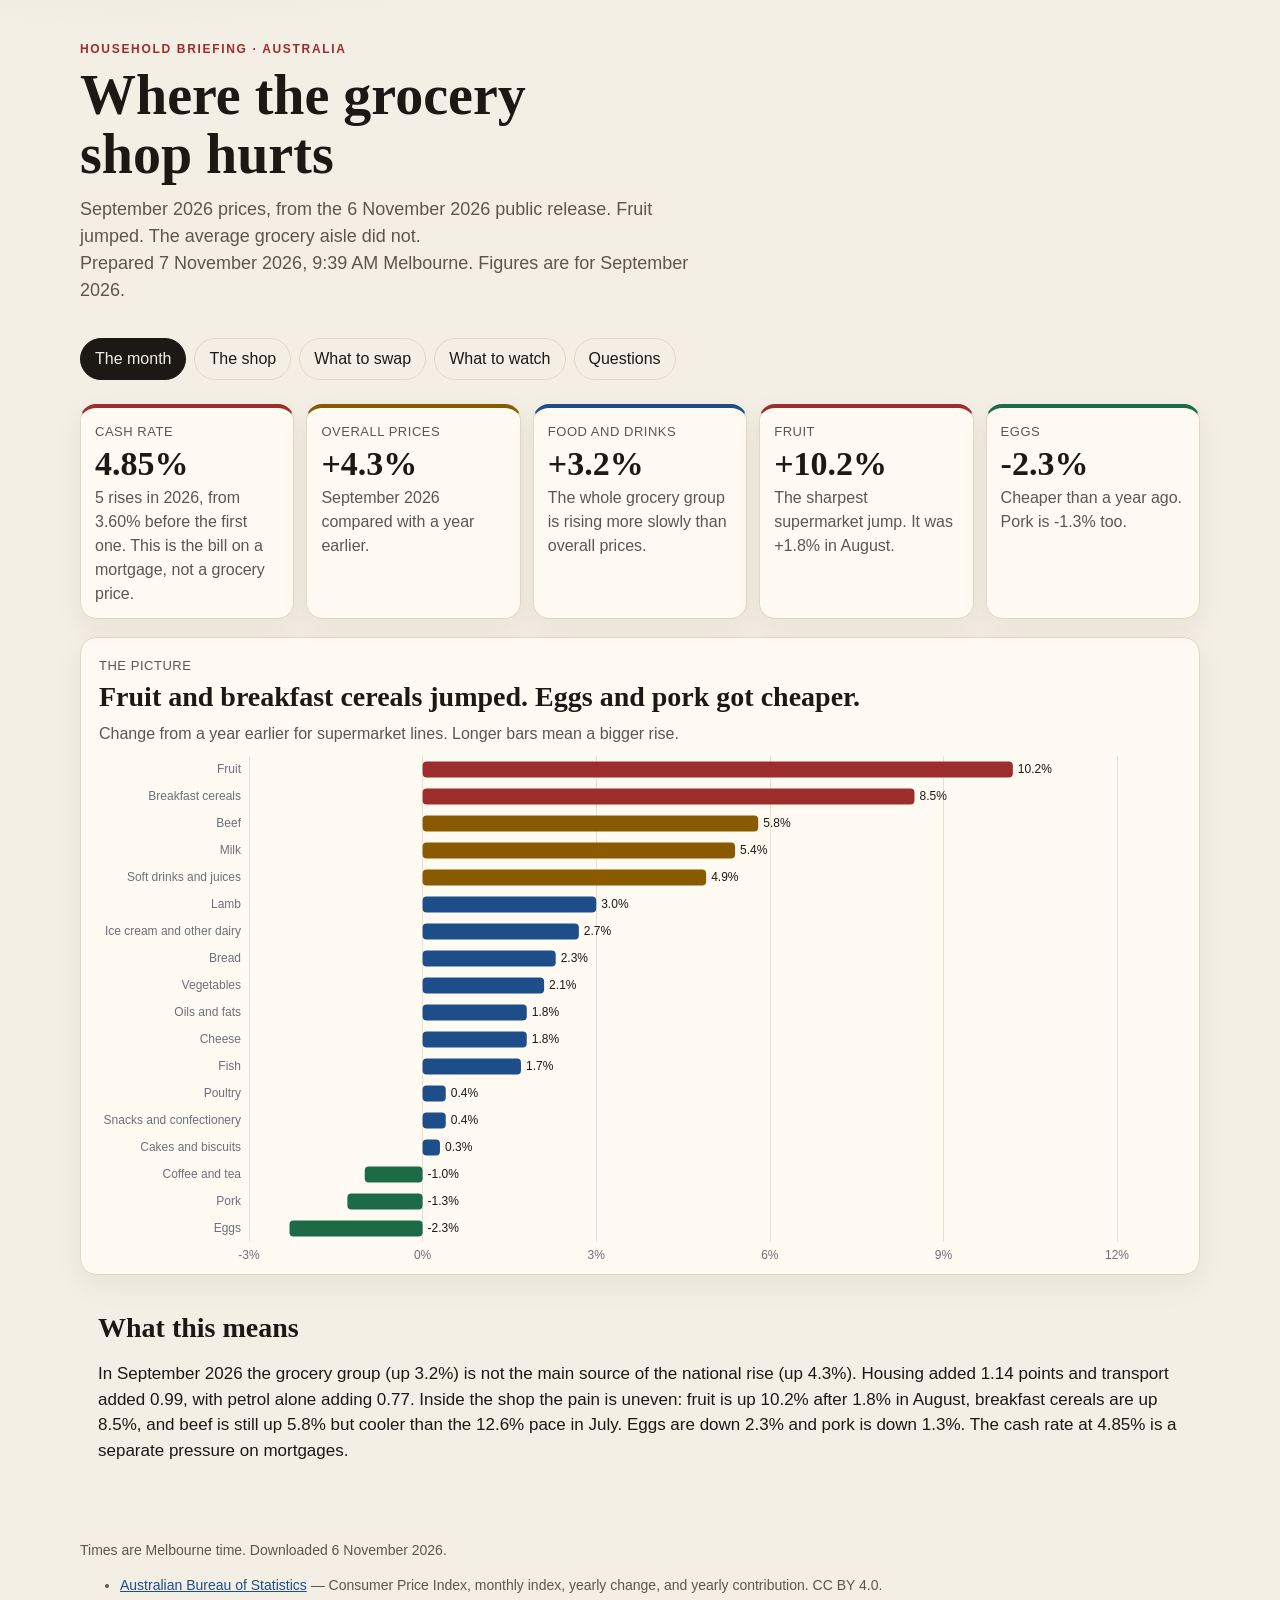
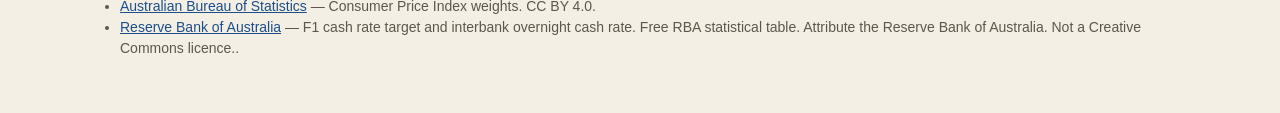
<file: site/index.html>
<!DOCTYPE html>
<html lang="en">
<head>
  <meta charset="utf-8">
  <meta name="viewport" content="width=device-width, initial-scale=1">
  <title>Grocery briefing — where the shop hurts</title>
  <link rel="stylesheet" href="styles.css">
</head>
<body>
  <header class="banner">
    <div class="wrap">
      <p class="eyebrow">Household briefing · Australia</p>
      <h1>Where the grocery shop hurts</h1>
      <p class="lede" id="lede"></p>
      <p class="lede" id="prepared"></p>
    </div>
  </header>
  <div class="wrap">
    <nav class="tabs" role="tablist" aria-label="Briefing sections">
      <button type="button" role="tab" aria-selected="true" data-panel="panel-briefing">The month</button>
      <button type="button" role="tab" aria-selected="false" data-panel="panel-shop">The shop</button>
      <button type="button" role="tab" aria-selected="false" data-panel="panel-swaps">What to swap</button>
      <button type="button" role="tab" aria-selected="false" data-panel="panel-watch">What to watch</button>
      <button type="button" role="tab" aria-selected="false" data-panel="panel-questions">Questions</button>
    </nav>
    <section class="panel active" id="panel-briefing" role="tabpanel">
      <div class="kpis" id="kpis"></div>
      <article class="box">
        <p class="section-kicker">The picture</p>
        <h2 id="hero-title"></h2>
        <p id="hero-note"></p>
        <div id="hero-chart" class="chart"></div>
      </article>
      <article class="means">
        <h2>What this means</h2>
        <p id="means"></p>
      </article>
    </section>
    <section class="panel" id="panel-shop" role="tabpanel">
      <article class="box">
        <p class="section-kicker">Over the past year</p>
        <h2 id="path-title"></h2>
        <p id="path-note"></p>
        <div id="path-chart" class="chart short"></div>
      </article>
    </section>
    <section class="panel" id="panel-swaps" role="tabpanel">
      <article class="box">
        <p class="section-kicker">Same aisle, slower rise</p>
        <h2>If one line is too dear, look at the lines beside it</h2>
        <p>These are published price changes, not a meal plan.</p>
      </article>
      <div class="swaps" id="swaps"></div>
    </section>
    <section class="panel" id="panel-watch" role="tabpanel">
      <article class="box">
        <p class="section-kicker">Beyond the aisle</p>
        <h2 id="context-title"></h2>
        <p id="context-note"></p>
        <div id="context-chart" class="chart short"></div>
        <ul class="checked" id="context-points"></ul>
      </article>
      <article class="box">
        <p class="section-kicker">Mortgage pressure</p>
        <h2 id="rate-title"></h2>
        <p id="rate-note"></p>
        <div id="rate-chart" class="chart rate"></div>
      </article>
    </section>
    <section class="panel qa" id="panel-questions" role="tabpanel">
      <h2>Questions people actually ask</h2>
      <p>Each answer uses only the published figures. Nothing here was filled in from memory.</p>
      <div id="questions"></div>
    </section>
    <footer class="sources">
      <p>Times are Melbourne time. Downloaded <span id="access"></span>.</p>
      <ul id="sources"></ul>
    </footer>
  </div>
  <script src="vendor/echarts.min.js"></script>
  <script>window.BRIEFING = {"period_label": "September 2026", "access_label": "6 November 2026", "access_date": "2026-11-06", "prepared_label": "7 November 2026, 9:39 AM Melbourne", "lede": "September 2026 prices, from the 6 November 2026 public release. Fruit jumped. The average grocery aisle did not.", "kpis": [{"label": "Cash rate", "value": "4.85%", "detail": "5 rises in 2026, from 3.60% before the first one. This is the bill on a mortgage, not a grocery price.", "tone": "bad"}, {"label": "Overall prices", "value": "+4.3%", "detail": "September 2026 compared with a year earlier.", "tone": "watch"}, {"label": "Food and drinks", "value": "+3.2%", "detail": "The whole grocery group is rising more slowly than overall prices.", "tone": "calm"}, {"label": "Fruit", "value": "+10.2%", "detail": "The sharpest supermarket jump. It was +1.8% in August.", "tone": "bad"}, {"label": "Eggs", "value": "-2.3%", "detail": "Cheaper than a year ago. Pork is -1.3% too.", "tone": "good"}], "hero": {"title": "Fruit and breakfast cereals jumped. Eggs and pork got cheaper.", "note": "Change from a year earlier for supermarket lines. Longer bars mean a bigger rise.", "rows": [{"name": "Fruit", "yoy": 10.2, "mom": 1.9}, {"name": "Breakfast cereals", "yoy": 8.5, "mom": 5.1}, {"name": "Beef", "yoy": 5.8, "mom": -1.8}, {"name": "Milk", "yoy": 5.4, "mom": -1.8}, {"name": "Soft drinks and juices", "yoy": 4.9, "mom": -0.8}, {"name": "Lamb", "yoy": 3.0, "mom": -1.0}, {"name": "Ice cream and other dairy", "yoy": 2.7, "mom": -1.2}, {"name": "Bread", "yoy": 2.3, "mom": -0.0}, {"name": "Vegetables", "yoy": 2.1, "mom": -0.5}, {"name": "Oils and fats", "yoy": 1.8, "mom": 0.3}, {"name": "Cheese", "yoy": 1.8, "mom": -0.5}, {"name": "Fish", "yoy": 1.7, "mom": 1.2}, {"name": "Poultry", "yoy": 0.4, "mom": -0.8}, {"name": "Snacks and confectionery", "yoy": 0.4, "mom": 0.9}, {"name": "Cakes and biscuits", "yoy": 0.3, "mom": -0.9}, {"name": "Coffee and tea", "yoy": -1.0, "mom": 1.1}, {"name": "Pork", "yoy": -1.3, "mom": -0.8}, {"name": "Eggs", "yoy": -2.3, "mom": 1.4}]}, "paths": {"title": "Beef is cooling. Fruit spiked in the latest month.", "note": "Each line is the change from the same month a year earlier.", "periods": ["2025-09", "2025-10", "2025-11", "2025-12", "2026-01", "2026-02", "2026-03", "2026-04", "2026-05", "2026-06", "2026-07", "2026-08", "2026-09"], "labels": ["Sep 25", "Oct 25", "Nov 25", "Dec 25", "Jan 26", "Feb 26", "Mar 26", "Apr 26", "May 26", "Jun 26", "Jul 26", "Aug 26", "Sep 26"], "series": [{"name": "Fruit", "values": [1.4, 2.3, 3.2, 4.2, 0.7, 3.7, 4.3, -2.0, 4.2, 6.9, 3.1, 1.8, 10.2]}, {"name": "Breakfast cereals", "values": [-1.1, 2.8, 4.0, 6.8, 2.4, 4.4, 5.1, 3.7, 3.5, 4.7, 3.4, 3.7, 8.5]}, {"name": "Beef", "values": [7.3, 10.5, 11.3, 10.8, 11.2, 13.5, 11.8, 11.9, 13.3, 11.9, 12.6, 9.4, 5.8]}, {"name": "Eggs", "values": [8.5, 6.2, 4.4, 3.1, 2.6, 3.3, 1.8, -3.6, -4.2, -5.4, -5.3, -4.7, -2.3]}, {"name": "Pork", "values": [3.3, 1.4, 1.3, 0.7, 0.5, 0.5, -0.1, 1.7, 1.3, 2.5, 1.3, -0.7, -1.3]}]}, "context": {"title": "Petrol and housing are doing more of the damage than the grocery aisle.", "note": "Bar length is the price change from a year earlier. The list under the chart is how many points that line added to the national rise. A big shelf jump can still add very little.", "rows": [{"name": "Overall prices", "yoy": 4.3, "points": 4.34}, {"name": "Food and drinks", "yoy": 3.2, "points": 0.56}, {"name": "Housing", "yoy": 5.2, "points": 1.14}, {"name": "Transport", "yoy": 8.7, "points": 0.99}, {"name": "Petrol", "yoy": 23.6, "points": 0.77}, {"name": "Electricity", "yoy": 12.8, "points": 0.3}, {"name": "Rents", "yoy": 3.6, "points": 0.23}]}, "cash_rate": {"title": "The cash rate is 4.85%, after 5 rises in 2026.", "note": "Daily target. Dots mark the 2026 rises.", "points": [{"date": "2025-01-02", "rate": 4.35}, {"date": "2025-01-03", "rate": 4.35}, {"date": "2025-01-06", "rate": 4.35}, {"date": "2025-01-07", "rate": 4.35}, {"date": "2025-01-08", "rate": 4.35}, {"date": "2025-01-09", "rate": 4.35}, {"date": "2025-01-10", "rate": 4.35}, {"date": "2025-01-13", "rate": 4.35}, {"date": "2025-01-14", "rate": 4.35}, {"date": "2025-01-15", "rate": 4.35}, {"date": "2025-01-16", "rate": 4.35}, {"date": "2025-01-17", "rate": 4.35}, {"date": "2025-01-20", "rate": 4.35}, {"date": "2025-01-21", "rate": 4.35}, {"date": "2025-01-22", "rate": 4.35}, {"date": "2025-01-23", "rate": 4.35}, {"date": "2025-01-24", "rate": 4.35}, {"date": "2025-01-28", "rate": 4.35}, {"date": "2025-01-29", "rate": 4.35}, {"date": "2025-01-30", "rate": 4.35}, {"date": "2025-01-31", "rate": 4.35}, {"date": "2025-02-03", "rate": 4.35}, {"date": "2025-02-04", "rate": 4.35}, {"date": "2025-02-05", "rate": 4.35}, {"date": "2025-02-06", "rate": 4.35}, {"date": "2025-02-07", "rate": 4.35}, {"date": "2025-02-10", "rate": 4.35}, {"date": "2025-02-11", "rate": 4.35}, {"date": "2025-02-12", "rate": 4.35}, {"date": "2025-02-13", "rate": 4.35}, {"date": "2025-02-14", "rate": 4.35}, {"date": "2025-02-17", "rate": 4.35}, {"date": "2025-02-18", "rate": 4.35}, {"date": "2025-02-19", "rate": 4.1}, {"date": "2025-02-20", "rate": 4.1}, {"date": "2025-02-21", "rate": 4.1}, {"date": "2025-02-24", "rate": 4.1}, {"date": "2025-02-25", "rate": 4.1}, {"date": "2025-02-26", "rate": 4.1}, {"date": "2025-02-27", "rate": 4.1}, {"date": "2025-02-28", "rate": 4.1}, {"date": "2025-03-03", "rate": 4.1}, {"date": "2025-03-04", "rate": 4.1}, {"date": "2025-03-05", "rate": 4.1}, {"date": "2025-03-06", "rate": 4.1}, {"date": "2025-03-07", "rate": 4.1}, {"date": "2025-03-10", "rate": 4.1}, {"date": "2025-03-11", "rate": 4.1}, {"date": "2025-03-12", "rate": 4.1}, {"date": "2025-03-13", "rate": 4.1}, {"date": "2025-03-14", "rate": 4.1}, {"date": "2025-03-17", "rate": 4.1}, {"date": "2025-03-18", "rate": 4.1}, {"date": "2025-03-19", "rate": 4.1}, {"date": "2025-03-20", "rate": 4.1}, {"date": "2025-03-21", "rate": 4.1}, {"date": "2025-03-24", "rate": 4.1}, {"date": "2025-03-25", "rate": 4.1}, {"date": "2025-03-26", "rate": 4.1}, {"date": "2025-03-27", "rate": 4.1}, {"date": "2025-03-28", "rate": 4.1}, {"date": "2025-03-31", "rate": 4.1}, {"date": "2025-04-01", "rate": 4.1}, {"date": "2025-04-02", "rate": 4.1}, {"date": "2025-04-03", "rate": 4.1}, {"date": "2025-04-04", "rate": 4.1}, {"date": "2025-04-07", "rate": 4.1}, {"date": "2025-04-08", "rate": 4.1}, {"date": "2025-04-09", "rate": 4.1}, {"date": "2025-04-10", "rate": 4.1}, {"date": "2025-04-11", "rate": 4.1}, {"date": "2025-04-14", "rate": 4.1}, {"date": "2025-04-15", "rate": 4.1}, {"date": "2025-04-16", "rate": 4.1}, {"date": "2025-04-17", "rate": 4.1}, {"date": "2025-04-22", "rate": 4.1}, {"date": "2025-04-23", "rate": 4.1}, {"date": "2025-04-24", "rate": 4.1}, {"date": "2025-04-28", "rate": 4.1}, {"date": "2025-04-29", "rate": 4.1}, {"date": "2025-04-30", "rate": 4.1}, {"date": "2025-05-01", "rate": 4.1}, {"date": "2025-05-02", "rate": 4.1}, {"date": "2025-05-05", "rate": 4.1}, {"date": "2025-05-06", "rate": 4.1}, {"date": "2025-05-07", "rate": 4.1}, {"date": "2025-05-08", "rate": 4.1}, {"date": "2025-05-09", "rate": 4.1}, {"date": "2025-05-12", "rate": 4.1}, {"date": "2025-05-13", "rate": 4.1}, {"date": "2025-05-14", "rate": 4.1}, {"date": "2025-05-15", "rate": 4.1}, {"date": "2025-05-16", "rate": 4.1}, {"date": "2025-05-19", "rate": 4.1}, {"date": "2025-05-20", "rate": 4.1}, {"date": "2025-05-21", "rate": 3.85}, {"date": "2025-05-22", "rate": 3.85}, {"date": "2025-05-23", "rate": 3.85}, {"date": "2025-05-26", "rate": 3.85}, {"date": "2025-05-27", "rate": 3.85}, {"date": "2025-05-28", "rate": 3.85}, {"date": "2025-05-29", "rate": 3.85}, {"date": "2025-05-30", "rate": 3.85}, {"date": "2025-06-02", "rate": 3.85}, {"date": "2025-06-03", "rate": 3.85}, {"date": "2025-06-04", "rate": 3.85}, {"date": "2025-06-05", "rate": 3.85}, {"date": "2025-06-06", "rate": 3.85}, {"date": "2025-06-10", "rate": 3.85}, {"date": "2025-06-11", "rate": 3.85}, {"date": "2025-06-12", "rate": 3.85}, {"date": "2025-06-13", "rate": 3.85}, {"date": "2025-06-16", "rate": 3.85}, {"date": "2025-06-17", "rate": 3.85}, {"date": "2025-06-18", "rate": 3.85}, {"date": "2025-06-19", "rate": 3.85}, {"date": "2025-06-20", "rate": 3.85}, {"date": "2025-06-23", "rate": 3.85}, {"date": "2025-06-24", "rate": 3.85}, {"date": "2025-06-25", "rate": 3.85}, {"date": "2025-06-26", "rate": 3.85}, {"date": "2025-06-27", "rate": 3.85}, {"date": "2025-06-30", "rate": 3.85}, {"date": "2025-07-01", "rate": 3.85}, {"date": "2025-07-02", "rate": 3.85}, {"date": "2025-07-03", "rate": 3.85}, {"date": "2025-07-04", "rate": 3.85}, {"date": "2025-07-07", "rate": 3.85}, {"date": "2025-07-08", "rate": 3.85}, {"date": "2025-07-09", "rate": 3.85}, {"date": "2025-07-10", "rate": 3.85}, {"date": "2025-07-11", "rate": 3.85}, {"date": "2025-07-14", "rate": 3.85}, {"date": "2025-07-15", "rate": 3.85}, {"date": "2025-07-16", "rate": 3.85}, {"date": "2025-07-17", "rate": 3.85}, {"date": "2025-07-18", "rate": 3.85}, {"date": "2025-07-21", "rate": 3.85}, {"date": "2025-07-22", "rate": 3.85}, {"date": "2025-07-23", "rate": 3.85}, {"date": "2025-07-24", "rate": 3.85}, {"date": "2025-07-25", "rate": 3.85}, {"date": "2025-07-28", "rate": 3.85}, {"date": "2025-07-29", "rate": 3.85}, {"date": "2025-07-30", "rate": 3.85}, {"date": "2025-07-31", "rate": 3.85}, {"date": "2025-08-01", "rate": 3.85}, {"date": "2025-08-04", "rate": 3.85}, {"date": "2025-08-05", "rate": 3.85}, {"date": "2025-08-06", "rate": 3.85}, {"date": "2025-08-07", "rate": 3.85}, {"date": "2025-08-08", "rate": 3.85}, {"date": "2025-08-11", "rate": 3.85}, {"date": "2025-08-12", "rate": 3.85}, {"date": "2025-08-13", "rate": 3.6}, {"date": "2025-08-14", "rate": 3.6}, {"date": "2025-08-15", "rate": 3.6}, {"date": "2025-08-18", "rate": 3.6}, {"date": "2025-08-19", "rate": 3.6}, {"date": "2025-08-20", "rate": 3.6}, {"date": "2025-08-21", "rate": 3.6}, {"date": "2025-08-22", "rate": 3.6}, {"date": "2025-08-25", "rate": 3.6}, {"date": "2025-08-26", "rate": 3.6}, {"date": "2025-08-27", "rate": 3.6}, {"date": "2025-08-28", "rate": 3.6}, {"date": "2025-08-29", "rate": 3.6}, {"date": "2025-09-01", "rate": 3.6}, {"date": "2025-09-02", "rate": 3.6}, {"date": "2025-09-03", "rate": 3.6}, {"date": "2025-09-04", "rate": 3.6}, {"date": "2025-09-05", "rate": 3.6}, {"date": "2025-09-08", "rate": 3.6}, {"date": "2025-09-09", "rate": 3.6}, {"date": "2025-09-10", "rate": 3.6}, {"date": "2025-09-11", "rate": 3.6}, {"date": "2025-09-12", "rate": 3.6}, {"date": "2025-09-15", "rate": 3.6}, {"date": "2025-09-16", "rate": 3.6}, {"date": "2025-09-17", "rate": 3.6}, {"date": "2025-09-18", "rate": 3.6}, {"date": "2025-09-19", "rate": 3.6}, {"date": "2025-09-22", "rate": 3.6}, {"date": "2025-09-23", "rate": 3.6}, {"date": "2025-09-24", "rate": 3.6}, {"date": "2025-09-25", "rate": 3.6}, {"date": "2025-09-26", "rate": 3.6}, {"date": "2025-09-29", "rate": 3.6}, {"date": "2025-09-30", "rate": 3.6}, {"date": "2025-10-01", "rate": 3.6}, {"date": "2025-10-02", "rate": 3.6}, {"date": "2025-10-03", "rate": 3.6}, {"date": "2025-10-06", "rate": 3.6}, {"date": "2025-10-07", "rate": 3.6}, {"date": "2025-10-08", "rate": 3.6}, {"date": "2025-10-09", "rate": 3.6}, {"date": "2025-10-10", "rate": 3.6}, {"date": "2025-10-13", "rate": 3.6}, {"date": "2025-10-14", "rate": 3.6}, {"date": "2025-10-15", "rate": 3.6}, {"date": "2025-10-16", "rate": 3.6}, {"date": "2025-10-17", "rate": 3.6}, {"date": "2025-10-20", "rate": 3.6}, {"date": "2025-10-21", "rate": 3.6}, {"date": "2025-10-22", "rate": 3.6}, {"date": "2025-10-23", "rate": 3.6}, {"date": "2025-10-24", "rate": 3.6}, {"date": "2025-10-27", "rate": 3.6}, {"date": "2025-10-28", "rate": 3.6}, {"date": "2025-10-29", "rate": 3.6}, {"date": "2025-10-30", "rate": 3.6}, {"date": "2025-10-31", "rate": 3.6}, {"date": "2025-11-03", "rate": 3.6}, {"date": "2025-11-04", "rate": 3.6}, {"date": "2025-11-05", "rate": 3.6}, {"date": "2025-11-06", "rate": 3.6}, {"date": "2025-11-07", "rate": 3.6}, {"date": "2025-11-10", "rate": 3.6}, {"date": "2025-11-11", "rate": 3.6}, {"date": "2025-11-12", "rate": 3.6}, {"date": "2025-11-13", "rate": 3.6}, {"date": "2025-11-14", "rate": 3.6}, {"date": "2025-11-17", "rate": 3.6}, {"date": "2025-11-18", "rate": 3.6}, {"date": "2025-11-19", "rate": 3.6}, {"date": "2025-11-20", "rate": 3.6}, {"date": "2025-11-21", "rate": 3.6}, {"date": "2025-11-24", "rate": 3.6}, {"date": "2025-11-25", "rate": 3.6}, {"date": "2025-11-26", "rate": 3.6}, {"date": "2025-11-27", "rate": 3.6}, {"date": "2025-11-28", "rate": 3.6}, {"date": "2025-12-01", "rate": 3.6}, {"date": "2025-12-02", "rate": 3.6}, {"date": "2025-12-03", "rate": 3.6}, {"date": "2025-12-04", "rate": 3.6}, {"date": "2025-12-05", "rate": 3.6}, {"date": "2025-12-08", "rate": 3.6}, {"date": "2025-12-09", "rate": 3.6}, {"date": "2025-12-10", "rate": 3.6}, {"date": "2025-12-11", "rate": 3.6}, {"date": "2025-12-12", "rate": 3.6}, {"date": "2025-12-15", "rate": 3.6}, {"date": "2025-12-16", "rate": 3.6}, {"date": "2025-12-17", "rate": 3.6}, {"date": "2025-12-18", "rate": 3.6}, {"date": "2025-12-19", "rate": 3.6}, {"date": "2025-12-22", "rate": 3.6}, {"date": "2025-12-23", "rate": 3.6}, {"date": "2025-12-24", "rate": 3.6}, {"date": "2025-12-29", "rate": 3.6}, {"date": "2025-12-30", "rate": 3.6}, {"date": "2025-12-31", "rate": 3.6}, {"date": "2026-01-02", "rate": 3.6}, {"date": "2026-01-05", "rate": 3.6}, {"date": "2026-01-06", "rate": 3.6}, {"date": "2026-01-07", "rate": 3.6}, {"date": "2026-01-08", "rate": 3.6}, {"date": "2026-01-09", "rate": 3.6}, {"date": "2026-01-12", "rate": 3.6}, {"date": "2026-01-13", "rate": 3.6}, {"date": "2026-01-14", "rate": 3.6}, {"date": "2026-01-15", "rate": 3.6}, {"date": "2026-01-16", "rate": 3.6}, {"date": "2026-01-19", "rate": 3.6}, {"date": "2026-01-20", "rate": 3.6}, {"date": "2026-01-21", "rate": 3.6}, {"date": "2026-01-22", "rate": 3.6}, {"date": "2026-01-23", "rate": 3.6}, {"date": "2026-01-27", "rate": 3.6}, {"date": "2026-01-28", "rate": 3.6}, {"date": "2026-01-29", "rate": 3.6}, {"date": "2026-01-30", "rate": 3.6}, {"date": "2026-02-02", "rate": 3.6}, {"date": "2026-02-03", "rate": 3.6}, {"date": "2026-02-04", "rate": 3.85}, {"date": "2026-02-05", "rate": 3.85}, {"date": "2026-02-06", "rate": 3.85}, {"date": "2026-02-09", "rate": 3.85}, {"date": "2026-02-10", "rate": 3.85}, {"date": "2026-02-11", "rate": 3.85}, {"date": "2026-02-12", "rate": 3.85}, {"date": "2026-02-13", "rate": 3.85}, {"date": "2026-02-16", "rate": 3.85}, {"date": "2026-02-17", "rate": 3.85}, {"date": "2026-02-18", "rate": 3.85}, {"date": "2026-02-19", "rate": 3.85}, {"date": "2026-02-20", "rate": 3.85}, {"date": "2026-02-23", "rate": 3.85}, {"date": "2026-02-24", "rate": 3.85}, {"date": "2026-02-25", "rate": 3.85}, {"date": "2026-02-26", "rate": 3.85}, {"date": "2026-02-27", "rate": 3.85}, {"date": "2026-03-02", "rate": 3.85}, {"date": "2026-03-03", "rate": 3.85}, {"date": "2026-03-04", "rate": 3.85}, {"date": "2026-03-05", "rate": 3.85}, {"date": "2026-03-06", "rate": 3.85}, {"date": "2026-03-09", "rate": 3.85}, {"date": "2026-03-10", "rate": 3.85}, {"date": "2026-03-11", "rate": 3.85}, {"date": "2026-03-12", "rate": 3.85}, {"date": "2026-03-13", "rate": 3.85}, {"date": "2026-03-16", "rate": 3.85}, {"date": "2026-03-17", "rate": 3.85}, {"date": "2026-03-18", "rate": 4.1}, {"date": "2026-03-19", "rate": 4.1}, {"date": "2026-03-20", "rate": 4.1}, {"date": "2026-03-23", "rate": 4.1}, {"date": "2026-03-24", "rate": 4.1}, {"date": "2026-03-25", "rate": 4.1}, {"date": "2026-03-26", "rate": 4.1}, {"date": "2026-03-27", "rate": 4.1}, {"date": "2026-03-30", "rate": 4.1}, {"date": "2026-03-31", "rate": 4.1}, {"date": "2026-04-01", "rate": 4.1}, {"date": "2026-04-02", "rate": 4.1}, {"date": "2026-04-07", "rate": 4.1}, {"date": "2026-04-08", "rate": 4.1}, {"date": "2026-04-09", "rate": 4.1}, {"date": "2026-04-10", "rate": 4.1}, {"date": "2026-04-13", "rate": 4.1}, {"date": "2026-04-14", "rate": 4.1}, {"date": "2026-04-15", "rate": 4.1}, {"date": "2026-04-16", "rate": 4.1}, {"date": "2026-04-17", "rate": 4.1}, {"date": "2026-04-20", "rate": 4.1}, {"date": "2026-04-21", "rate": 4.1}, {"date": "2026-04-22", "rate": 4.1}, {"date": "2026-04-23", "rate": 4.1}, {"date": "2026-04-24", "rate": 4.1}, {"date": "2026-04-27", "rate": 4.1}, {"date": "2026-04-28", "rate": 4.1}, {"date": "2026-04-29", "rate": 4.1}, {"date": "2026-04-30", "rate": 4.1}, {"date": "2026-05-01", "rate": 4.1}, {"date": "2026-05-04", "rate": 4.1}, {"date": "2026-05-05", "rate": 4.1}, {"date": "2026-05-06", "rate": 4.35}, {"date": "2026-05-07", "rate": 4.35}, {"date": "2026-05-08", "rate": 4.35}, {"date": "2026-05-11", "rate": 4.35}, {"date": "2026-05-12", "rate": 4.35}, {"date": "2026-05-13", "rate": 4.35}, {"date": "2026-05-14", "rate": 4.35}, {"date": "2026-05-15", "rate": 4.35}, {"date": "2026-05-18", "rate": 4.35}, {"date": "2026-05-19", "rate": 4.35}, {"date": "2026-05-20", "rate": 4.35}, {"date": "2026-05-21", "rate": 4.35}, {"date": "2026-05-22", "rate": 4.35}, {"date": "2026-05-25", "rate": 4.35}, {"date": "2026-05-26", "rate": 4.35}, {"date": "2026-05-27", "rate": 4.35}, {"date": "2026-05-28", "rate": 4.35}, {"date": "2026-05-29", "rate": 4.35}, {"date": "2026-06-01", "rate": 4.35}, {"date": "2026-06-02", "rate": 4.35}, {"date": "2026-06-03", "rate": 4.35}, {"date": "2026-06-04", "rate": 4.35}, {"date": "2026-06-05", "rate": 4.35}, {"date": "2026-06-09", "rate": 4.35}, {"date": "2026-06-10", "rate": 4.35}, {"date": "2026-06-11", "rate": 4.35}, {"date": "2026-06-12", "rate": 4.35}, {"date": "2026-06-15", "rate": 4.35}, {"date": "2026-06-16", "rate": 4.35}, {"date": "2026-06-17", "rate": 4.35}, {"date": "2026-06-18", "rate": 4.35}, {"date": "2026-06-19", "rate": 4.35}, {"date": "2026-06-22", "rate": 4.35}, {"date": "2026-06-23", "rate": 4.35}, {"date": "2026-06-24", "rate": 4.35}, {"date": "2026-06-25", "rate": 4.35}, {"date": "2026-06-26", "rate": 4.35}, {"date": "2026-06-29", "rate": 4.35}, {"date": "2026-06-30", "rate": 4.35}, {"date": "2026-07-01", "rate": 4.35}, {"date": "2026-07-02", "rate": 4.35}, {"date": "2026-07-03", "rate": 4.35}, {"date": "2026-07-06", "rate": 4.35}, {"date": "2026-07-07", "rate": 4.35}, {"date": "2026-07-08", "rate": 4.35}, {"date": "2026-07-09", "rate": 4.35}, {"date": "2026-07-10", "rate": 4.35}, {"date": "2026-07-13", "rate": 4.35}, {"date": "2026-07-14", "rate": 4.35}, {"date": "2026-07-15", "rate": 4.35}, {"date": "2026-07-16", "rate": 4.35}, {"date": "2026-07-17", "rate": 4.35}, {"date": "2026-07-20", "rate": 4.35}, {"date": "2026-07-21", "rate": 4.35}, {"date": "2026-07-22", "rate": 4.35}, {"date": "2026-07-23", "rate": 4.35}, {"date": "2026-07-24", "rate": 4.35}, {"date": "2026-07-27", "rate": 4.35}, {"date": "2026-07-28", "rate": 4.35}, {"date": "2026-07-29", "rate": 4.35}, {"date": "2026-07-30", "rate": 4.35}, {"date": "2026-07-31", "rate": 4.35}, {"date": "2026-08-03", "rate": 4.35}, {"date": "2026-08-04", "rate": 4.35}, {"date": "2026-08-05", "rate": 4.35}, {"date": "2026-08-06", "rate": 4.35}, {"date": "2026-08-07", "rate": 4.35}, {"date": "2026-08-10", "rate": 4.35}, {"date": "2026-08-11", "rate": 4.35}, {"date": "2026-08-12", "rate": 4.35}, {"date": "2026-08-13", "rate": 4.35}, {"date": "2026-08-14", "rate": 4.35}, {"date": "2026-08-17", "rate": 4.35}, {"date": "2026-08-18", "rate": 4.35}, {"date": "2026-08-19", "rate": 4.35}, {"date": "2026-08-20", "rate": 4.35}, {"date": "2026-08-21", "rate": 4.35}, {"date": "2026-08-24", "rate": 4.35}, {"date": "2026-08-25", "rate": 4.35}, {"date": "2026-08-26", "rate": 4.35}, {"date": "2026-08-27", "rate": 4.35}, {"date": "2026-08-28", "rate": 4.35}, {"date": "2026-08-31", "rate": 4.35}, {"date": "2026-09-01", "rate": 4.35}, {"date": "2026-09-02", "rate": 4.35}, {"date": "2026-09-03", "rate": 4.35}, {"date": "2026-09-04", "rate": 4.35}, {"date": "2026-09-07", "rate": 4.35}, {"date": "2026-09-08", "rate": 4.35}, {"date": "2026-09-09", "rate": 4.35}, {"date": "2026-09-10", "rate": 4.35}, {"date": "2026-09-11", "rate": 4.35}, {"date": "2026-09-14", "rate": 4.35}, {"date": "2026-09-15", "rate": 4.35}, {"date": "2026-09-16", "rate": 4.35}, {"date": "2026-09-17", "rate": 4.35}, {"date": "2026-09-18", "rate": 4.35}, {"date": "2026-09-21", "rate": 4.35}, {"date": "2026-09-22", "rate": 4.35}, {"date": "2026-09-23", "rate": 4.35}, {"date": "2026-09-24", "rate": 4.35}, {"date": "2026-09-25", "rate": 4.35}, {"date": "2026-09-28", "rate": 4.35}, {"date": "2026-09-29", "rate": 4.35}, {"date": "2026-09-30", "rate": 4.6}, {"date": "2026-10-01", "rate": 4.6}, {"date": "2026-10-02", "rate": 4.6}, {"date": "2026-10-05", "rate": 4.6}, {"date": "2026-10-06", "rate": 4.6}, {"date": "2026-10-07", "rate": 4.6}, {"date": "2026-10-08", "rate": 4.6}, {"date": "2026-10-09", "rate": 4.6}, {"date": "2026-10-12", "rate": 4.6}, {"date": "2026-10-13", "rate": 4.6}, {"date": "2026-10-14", "rate": 4.6}, {"date": "2026-10-15", "rate": 4.6}, {"date": "2026-10-16", "rate": 4.6}, {"date": "2026-10-19", "rate": 4.6}, {"date": "2026-10-20", "rate": 4.6}, {"date": "2026-10-21", "rate": 4.6}, {"date": "2026-10-22", "rate": 4.6}, {"date": "2026-10-23", "rate": 4.6}, {"date": "2026-10-26", "rate": 4.6}, {"date": "2026-10-27", "rate": 4.6}, {"date": "2026-10-28", "rate": 4.6}, {"date": "2026-10-29", "rate": 4.6}, {"date": "2026-10-30", "rate": 4.6}, {"date": "2026-11-02", "rate": 4.6}, {"date": "2026-11-03", "rate": 4.6}, {"date": "2026-11-04", "rate": 4.85}, {"date": "2026-11-05", "rate": 4.85}], "hikes": [{"date": "2026-02-04", "rate": 3.85}, {"date": "2026-03-18", "rate": 4.1}, {"date": "2026-05-06", "rate": 4.35}, {"date": "2026-09-30", "rate": 4.6}, {"date": "2026-11-04", "rate": 4.85}]}, "swaps": [{"item": "Beef", "change": "up 5.8%", "alternatives": [{"name": "Pork", "change": "down 1.3%"}, {"name": "Poultry", "change": "up 0.4%"}, {"name": "Fish", "change": "up 1.7%"}]}, {"item": "Milk", "change": "up 5.4%", "alternatives": [{"name": "Cheese", "change": "up 1.8%"}, {"name": "Ice cream and other dairy", "change": "up 2.7%"}]}, {"item": "Fruit", "change": "up 10.2%", "alternatives": [{"name": "Vegetables", "change": "up 2.1%"}]}, {"item": "Breakfast cereals", "change": "up 8.5%", "alternatives": [{"name": "Cakes and biscuits", "change": "up 0.3%"}, {"name": "Bread", "change": "up 2.3%"}]}], "means": "In September 2026 the grocery group (up 3.2%) is not the main source of the national rise (up 4.3%). Housing added 1.14 points and transport added 0.99, with petrol alone adding 0.77. Inside the shop the pain is uneven: fruit is up 10.2% after 1.8% in August, breakfast cereals are up 8.5%, and beef is still up 5.8% but cooler than the 12.6% pace in July. Eggs are down 2.3% and pork is down 1.3%. The cash rate at 4.85% is a separate pressure on mortgages.", "qa": [{"question": "Which food categories hurt most?", "answer": "In September 2026, the sharpest rises on the supermarket shelf were Fruit (up 10.2%), Breakfast cereals (up 8.5%), Beef (up 5.8%), Milk (up 5.4%), and Soft drinks and juices (up 4.9%). Food and drinks as a whole were up 3.2%, slower than overall prices, which were up 4.3%. The lines that eased were Eggs (down 2.3%), Pork (down 1.3%), and Coffee and tea (down 1.0%).", "checked": ["Fruit up 10.2%", "Breakfast cereals up 8.5%", "Beef up 5.8%", "Milk up 5.4%", "Soft drinks and juices up 4.9%", "Eggs down 2.3%", "Pork down 1.3%", "Coffee and tea down 1.0%"]}, {"question": "What should households substitute for beef?", "answer": "Beef was up 5.8% in September 2026. In the same part of the shop, slower price rises were Pork (down 1.3%), Poultry (up 0.4%), Fish (up 1.7%), and Lamb (up 3.0%). Relative published price changes only. Not diet advice.", "checked": ["Beef up 5.8%", "Pork down 1.3%", "Poultry up 0.4%", "Fish up 1.7%", "Lamb up 3.0%"]}, {"question": "What should policymakers watch next?", "answer": "In September 2026, overall prices were up 4.3%. Food and drinks were up 3.2% and added 0.56 points to the national yearly rise. Housing was up 5.2% and added 1.14 points. Transport was up 8.7% and added 0.99 points, with petrol up 23.6% and adding 0.77 points. Electricity was up 12.8% and rents were up 3.6%. The cash rate target is 4.85% after 5 rises in 2026, from 3.60% before the first rise. Mortgage repayments are not part of the grocery price index. The briefing notes point to the same watch list: petrol, power bills, housing, and the cash rate, ahead of the average supermarket aisle.", "checked": ["Overall prices up 4.3%", "Food and drinks up 3.2%", "Housing up 5.2%", "Transport up 8.7%", "Petrol up 23.6%", "Cash rate 4.85%", "What policymakers should watch next", "Cash rate path and mortgage pressure", "Meals out versus cooking at home"]}, {"question": "What if a household shifts spend from beef and fruit toward eggs and pork?", "answer": "Using the late 2024 basket weights, a supermarket basket weighted like the national shopping basket was up 3.0% in September 2026. Moving half of the beef weight and half of the fruit weight onto eggs and pork, split evenly, leaves that basket up 2.2%. That trims the basket's yearly rise by 0.8 percentage points. Beef was up 5.8%, fruit up 10.2%, eggs down 2.3%, and pork down 1.3%.", "checked": ["Baseline basket up 3.0%", "Shifted basket up 2.2%", "Difference -0.8 percentage points"]}, {"question": "How do groceries compare with transport and housing?", "answer": "In September 2026, overall prices were up 4.3%. Food and drinks were up 3.2% and added 0.56 points to the national yearly rise. Housing was up 5.2% and added 1.14 points. Transport was up 8.7% and added 0.99 points, with petrol up 23.6% and adding 0.77 points. Electricity was up 12.8% and rents were up 3.6%. The cash rate target is 4.85% after 5 rises in 2026, from 3.60% before the first rise. Mortgage repayments are not part of the grocery price index.", "checked": ["Overall prices up 4.3%", "Food and drinks up 3.2%", "Housing up 5.2%", "Transport up 8.7%", "Petrol up 23.6%", "Cash rate 4.85%"]}], "sources": [{"publisher": "Australian Bureau of Statistics", "name": "Consumer Price Index, monthly index, yearly change, and yearly contribution", "licence": "CC BY 4.0", "url": "https://data.api.abs.gov.au/rest/data/ABS,CPI,2.0.0/"}, {"publisher": "Australian Bureau of Statistics", "name": "Consumer Price Index weights", "licence": "CC BY 4.0", "url": "https://data.api.abs.gov.au/rest/data/ABS,CPI_WEIGHTS,1.0.0/"}, {"publisher": "Reserve Bank of Australia", "name": "F1 cash rate target and interbank overnight cash rate", "licence": "Free RBA statistical table. Attribute the Reserve Bank of Australia. Not a Creative Commons licence.", "url": "https://www.rba.gov.au/statistics/tables/csv/f1-data.csv"}]};</script>
  <script src="app.js"></script>
  <script>
    document.getElementById("access").textContent = window.BRIEFING.access_label;
  </script>
</body>
</html>
</file>
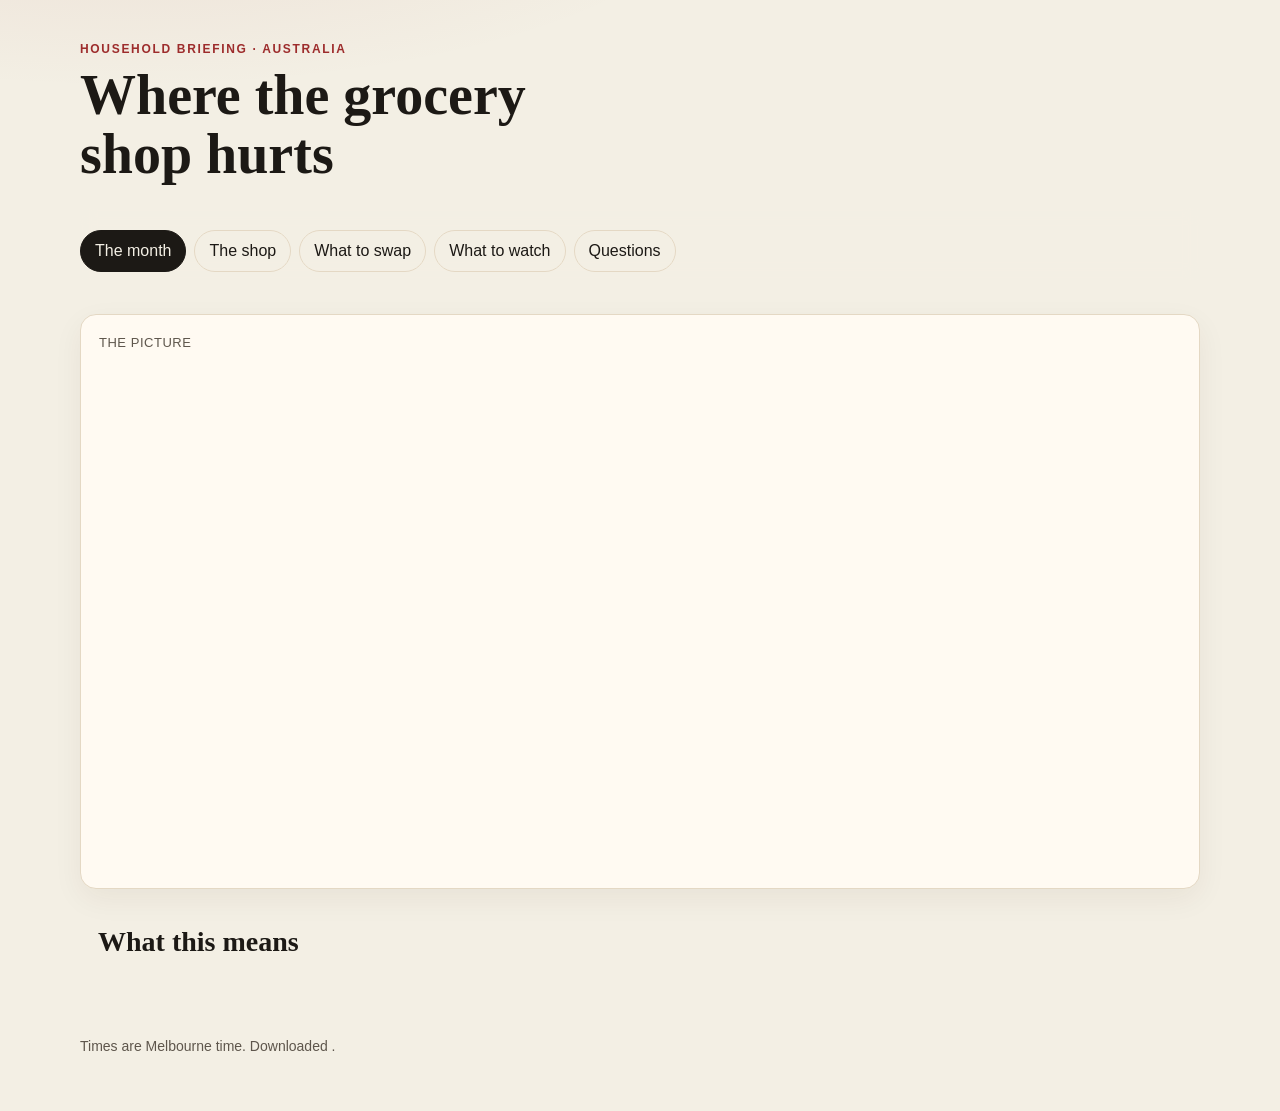
<file: site/index.template.html>
<!DOCTYPE html>
<html lang="en">
<head>
  <meta charset="utf-8">
  <meta name="viewport" content="width=device-width, initial-scale=1">
  <title>Grocery briefing — where the shop hurts</title>
  <link rel="stylesheet" href="styles.css">
</head>
<body>
  <header class="banner">
    <div class="wrap">
      <p class="eyebrow">Household briefing · Australia</p>
      <h1>Where the grocery shop hurts</h1>
      <p class="lede" id="lede"></p>
      <p class="lede" id="prepared"></p>
    </div>
  </header>
  <div class="wrap">
    <nav class="tabs" role="tablist" aria-label="Briefing sections">
      <button type="button" role="tab" aria-selected="true" data-panel="panel-briefing">The month</button>
      <button type="button" role="tab" aria-selected="false" data-panel="panel-shop">The shop</button>
      <button type="button" role="tab" aria-selected="false" data-panel="panel-swaps">What to swap</button>
      <button type="button" role="tab" aria-selected="false" data-panel="panel-watch">What to watch</button>
      <button type="button" role="tab" aria-selected="false" data-panel="panel-questions">Questions</button>
    </nav>
    <section class="panel active" id="panel-briefing" role="tabpanel">
      <div class="kpis" id="kpis"></div>
      <article class="box">
        <p class="section-kicker">The picture</p>
        <h2 id="hero-title"></h2>
        <p id="hero-note"></p>
        <div id="hero-chart" class="chart"></div>
      </article>
      <article class="means">
        <h2>What this means</h2>
        <p id="means"></p>
      </article>
    </section>
    <section class="panel" id="panel-shop" role="tabpanel">
      <article class="box">
        <p class="section-kicker">Over the past year</p>
        <h2 id="path-title"></h2>
        <p id="path-note"></p>
        <div id="path-chart" class="chart short"></div>
      </article>
    </section>
    <section class="panel" id="panel-swaps" role="tabpanel">
      <article class="box">
        <p class="section-kicker">Same aisle, slower rise</p>
        <h2>If one line is too dear, look at the lines beside it</h2>
        <p>These are published price changes, not a meal plan.</p>
      </article>
      <div class="swaps" id="swaps"></div>
    </section>
    <section class="panel" id="panel-watch" role="tabpanel">
      <article class="box">
        <p class="section-kicker">Beyond the aisle</p>
        <h2 id="context-title"></h2>
        <p id="context-note"></p>
        <div id="context-chart" class="chart short"></div>
        <ul class="checked" id="context-points"></ul>
      </article>
      <article class="box">
        <p class="section-kicker">Mortgage pressure</p>
        <h2 id="rate-title"></h2>
        <p id="rate-note"></p>
        <div id="rate-chart" class="chart rate"></div>
      </article>
    </section>
    <section class="panel qa" id="panel-questions" role="tabpanel">
      <h2>Questions people actually ask</h2>
      <p>Each answer uses only the published figures. Nothing here was filled in from memory.</p>
      <div id="questions"></div>
    </section>
    <footer class="sources">
      <p>Times are Melbourne time. Downloaded <span id="access"></span>.</p>
      <ul id="sources"></ul>
    </footer>
  </div>
  <script src="vendor/echarts.min.js"></script>
  <script>window.BRIEFING = __BRIEFING_JSON__;</script>
  <script src="app.js"></script>
  <script>
    document.getElementById("access").textContent = window.BRIEFING.access_label;
  </script>
</body>
</html>
</file>
<file: site/styles.css>
:root {
  --paper: #f3efe4;
  --ink: #1c1915;
  --muted: #5e564c;
  --card: #fffaf2;
  --line: #e4d8c4;
  --bad: #9d2c2c;
  --watch: #8a5a00;
  --calm: #1d4e89;
  --good: #1d6b45;
  --shadow: 0 10px 30px rgba(60, 40, 10, 0.06);
  --serif: "Iowan Old Style", Palatino, "Palatino Linotype", Georgia, serif;
  --sans: "Avenir Next", "Segoe UI", Helvetica, Arial, sans-serif;
}

* { box-sizing: border-box; }

body {
  margin: 0;
  background:
    radial-gradient(1200px 400px at 10% -10%, rgba(157, 44, 44, 0.08), transparent 50%),
    var(--paper);
  color: var(--ink);
  font-family: var(--sans);
  line-height: 1.5;
}

.wrap { width: min(1120px, calc(100% - 32px)); margin: 0 auto; }

.banner { padding: 40px 0 12px; }

.eyebrow {
  margin: 0 0 8px;
  letter-spacing: 0.14em;
  text-transform: uppercase;
  font-size: 12px;
  color: var(--bad);
  font-weight: 700;
}

h1 {
  font-family: var(--serif);
  font-weight: 600;
  font-size: clamp(34px, 5vw, 56px);
  line-height: 1.05;
  margin: 0 0 12px;
  max-width: 16ch;
}

.lede { max-width: 62ch; color: var(--muted); font-size: 18px; margin: 0; }

.tabs {
  display: flex;
  gap: 8px;
  flex-wrap: wrap;
  padding: 22px 0 8px;
  position: sticky;
  top: 0;
  background: rgba(243, 239, 228, 0.92);
  backdrop-filter: blur(8px);
  z-index: 2;
}

.tabs button {
  border: 1px solid var(--line);
  background: transparent;
  color: var(--ink);
  border-radius: 999px;
  padding: 8px 14px;
  font: inherit;
  cursor: pointer;
}

.tabs button[aria-selected="true"] {
  background: var(--ink);
  color: var(--paper);
  border-color: var(--ink);
}

.panel { display: none; padding: 8px 0 28px; }
.panel.active { display: block; }

.kpis {
  display: grid;
  grid-template-columns: repeat(5, 1fr);
  gap: 12px;
  margin: 8px 0 18px;
}

.card, .box, .swap, .qa {
  background: var(--card);
  border: 1px solid var(--line);
  border-radius: 16px;
  box-shadow: var(--shadow);
}

.card { padding: 14px 14px 12px; border-top: 4px solid var(--calm); }
.card.bad { border-top-color: var(--bad); }
.card.watch { border-top-color: var(--watch); }
.card.good { border-top-color: var(--good); }
.card.calm { border-top-color: var(--calm); }

.card span, .section-kicker {
  display: block;
  color: var(--muted);
  font-size: 13px;
  letter-spacing: 0.04em;
  text-transform: uppercase;
}

.card strong {
  display: block;
  font-family: var(--serif);
  font-size: 34px;
  line-height: 1.1;
  margin: 4px 0;
}

.card p, .box p, .swap p, .qa p { margin: 0; color: var(--muted); }

.box { padding: 18px 18px 8px; margin-bottom: 14px; }
.box h2, .means h2, .qa h2 {
  font-family: var(--serif);
  font-size: 28px;
  line-height: 1.2;
  margin: 4px 0 8px;
}

.chart { width: 100%; height: 520px; }
.chart.short { height: 360px; }
.chart.rate { height: 320px; }

.means, .sources { margin-top: 8px; }
.means { padding: 18px; }
.means p { color: var(--ink); font-size: 17px; }

.swaps { display: grid; grid-template-columns: 1fr 1fr; gap: 12px; }
.swap { padding: 16px; }
.swap h3 { margin: 0 0 6px; font-family: var(--serif); font-size: 26px; }
.swap li { margin: 4px 0; }

.qa details {
  background: var(--card);
  border: 1px solid var(--line);
  border-radius: 16px;
  padding: 12px 16px;
  margin-bottom: 10px;
}
.qa summary { cursor: pointer; font-weight: 700; }
.qa p { margin-top: 10px; color: var(--ink); }
.checked { margin: 8px 0 0; padding-left: 18px; color: var(--muted); }

.sources { color: var(--muted); font-size: 14px; padding-bottom: 40px; }
.sources a { color: var(--calm); }

@media (max-width: 900px) {
  .kpis, .swaps { grid-template-columns: 1fr; }
  .chart { height: 640px; }
}
</file>
